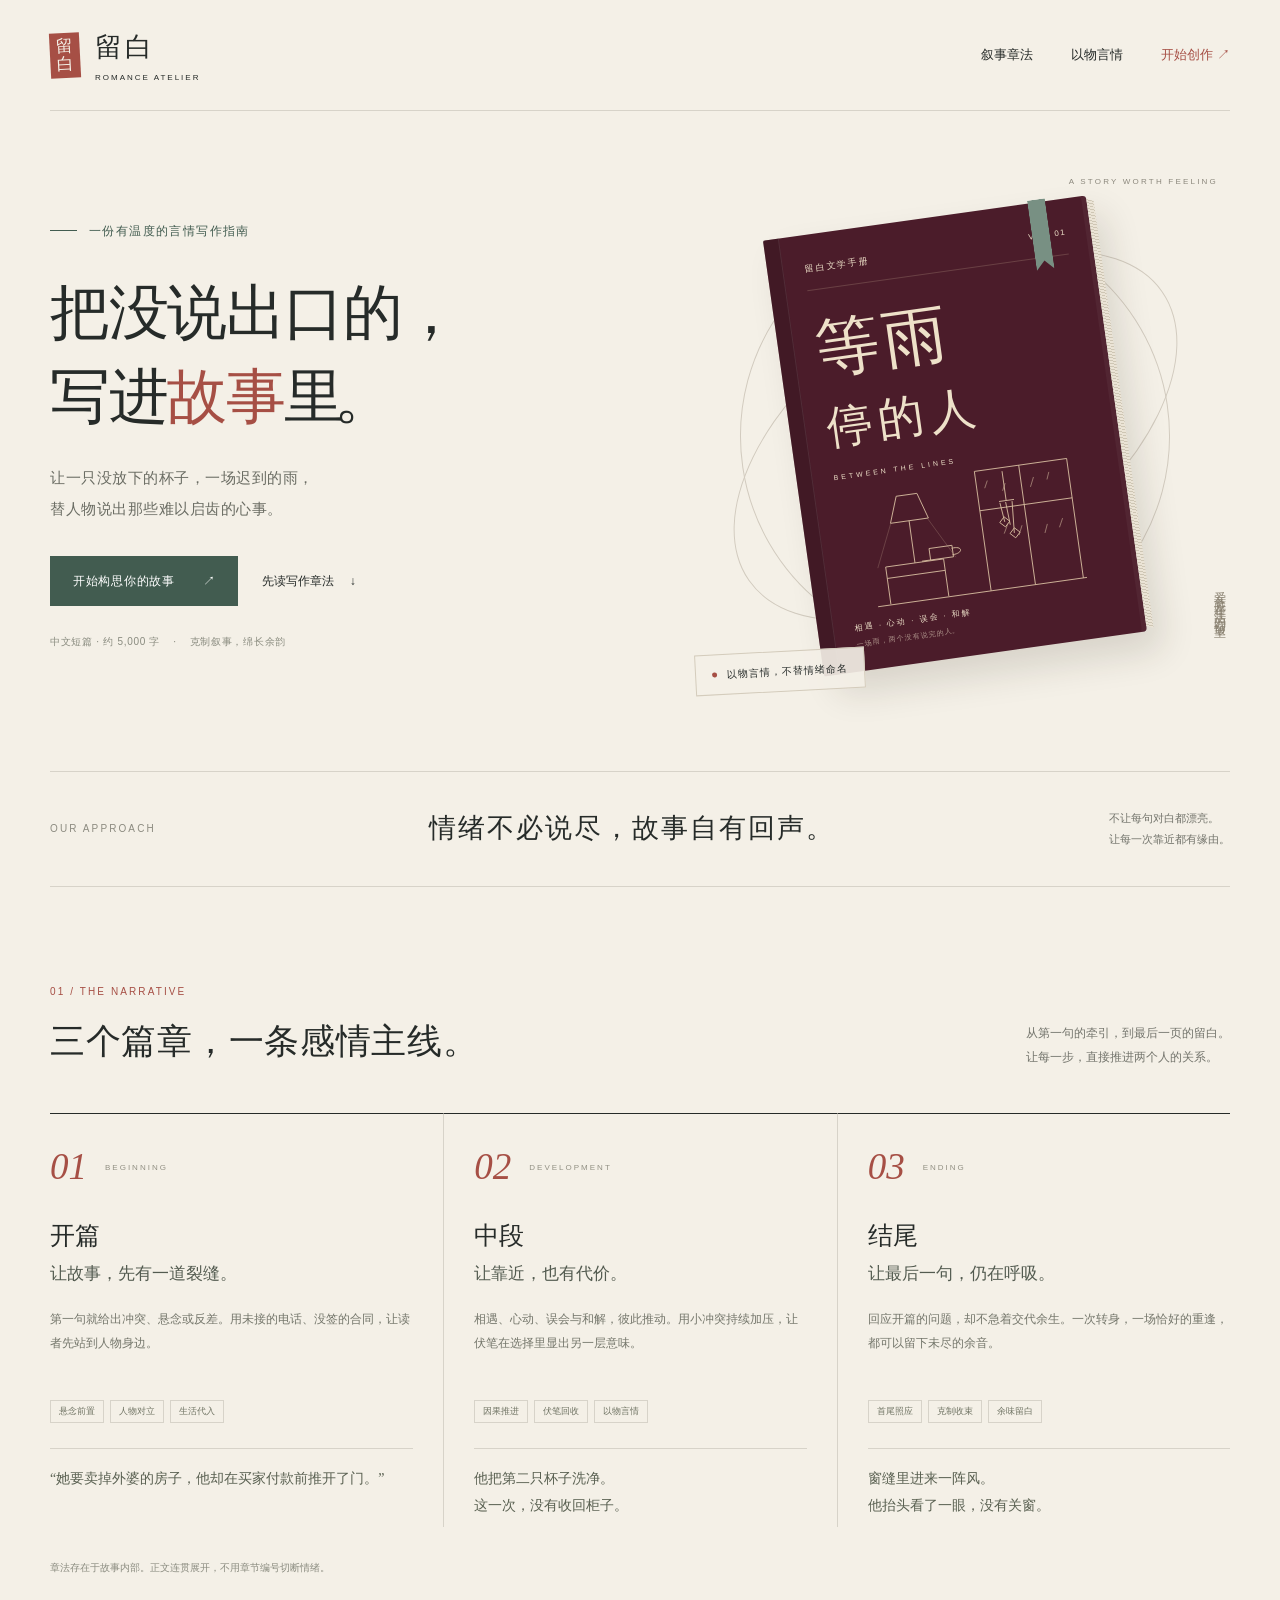
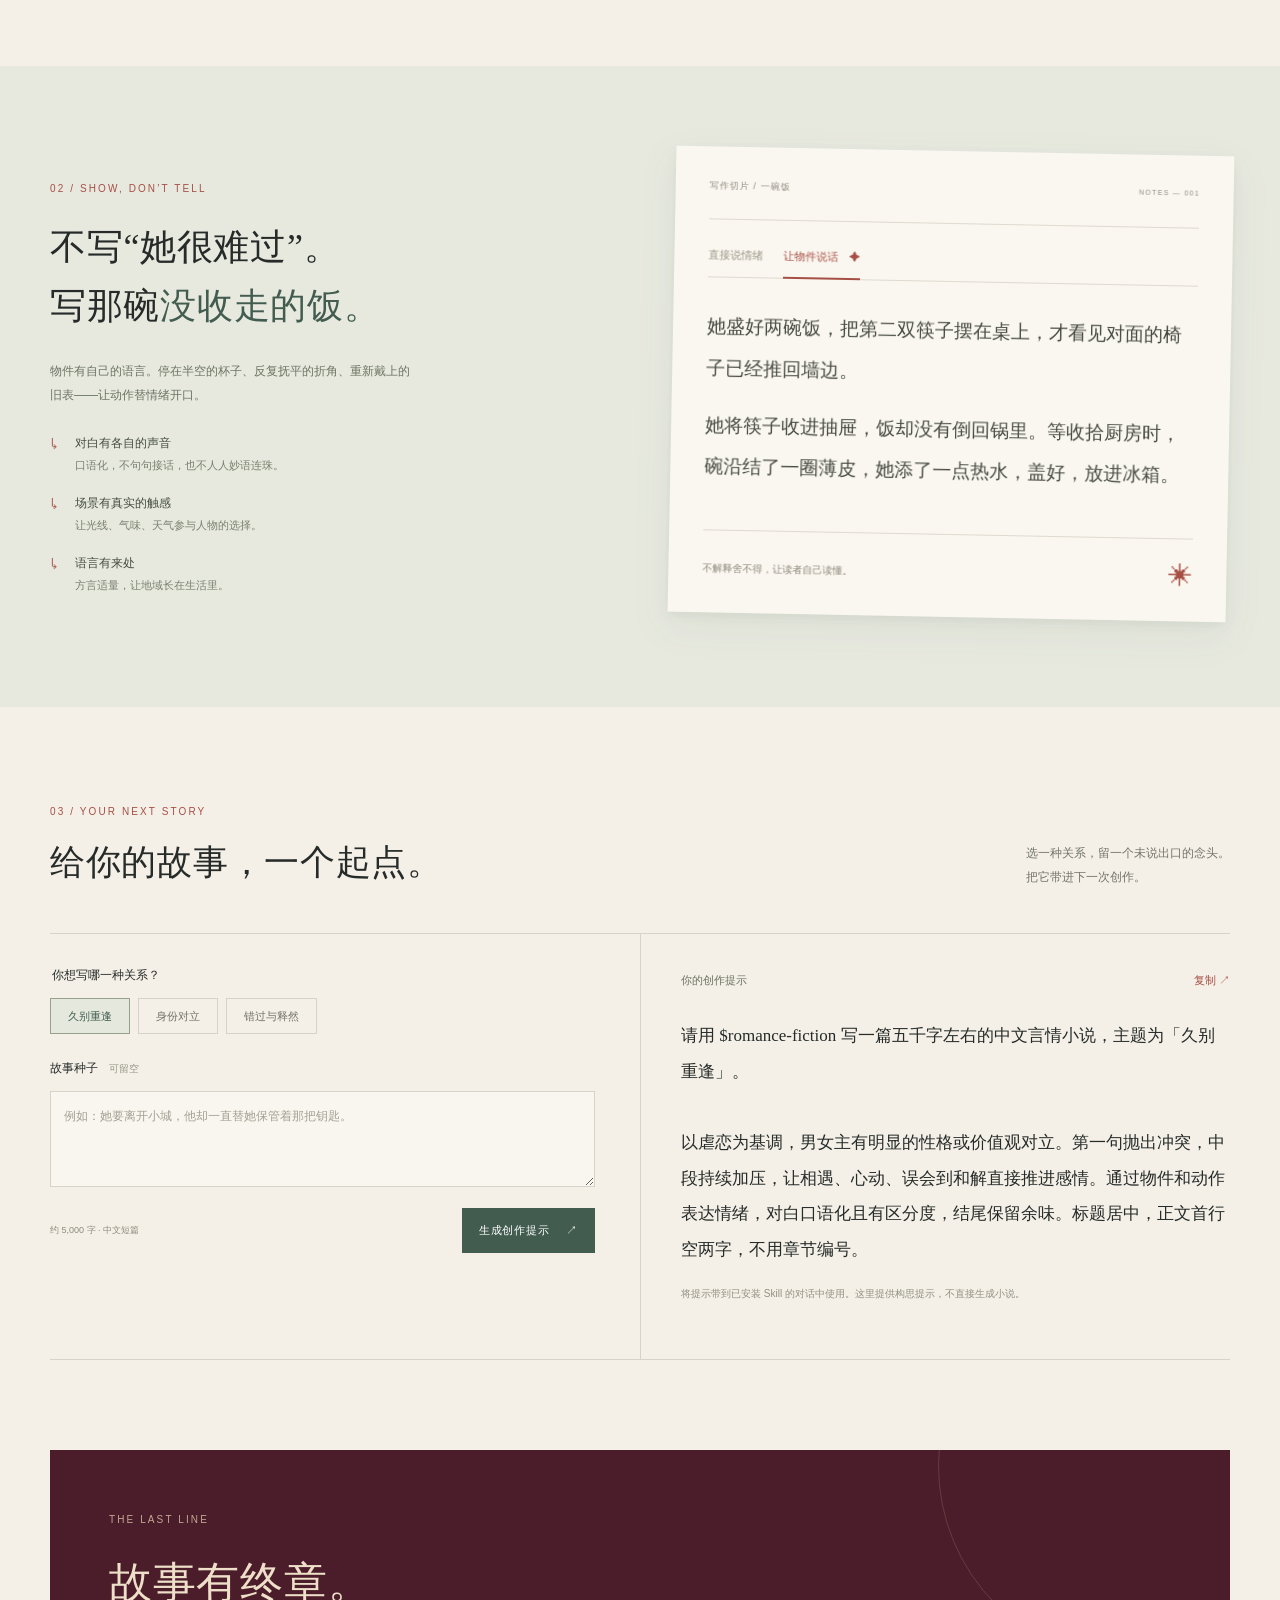
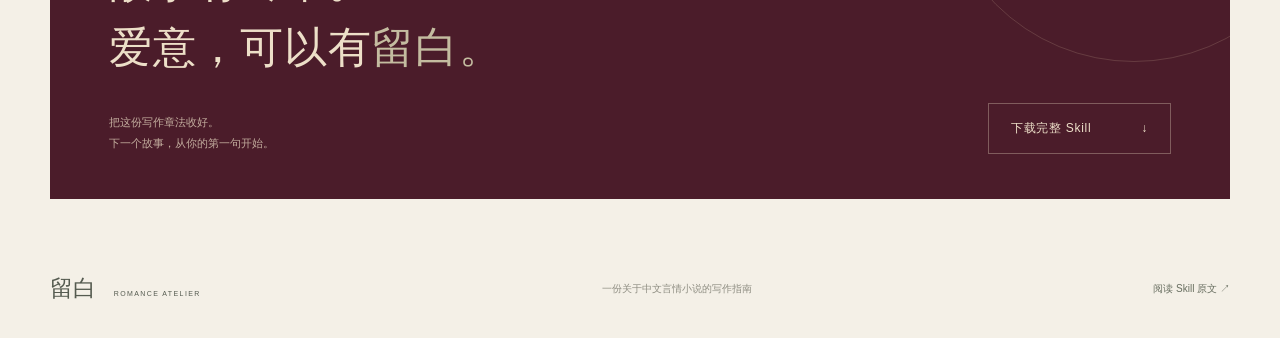
<file: website/index.html>
<!doctype html>
<html lang="zh-CN">
<head>
  <meta charset="utf-8"><meta name="viewport" content="width=device-width,initial-scale=1">
  <meta name="theme-color" content="#f4f0e7">
  <meta name="description" content="留白，一份关于中文言情小说的写作指南。从开篇的冲突，到中段的拉扯，再到结尾的余韵，让故事有自己的呼吸。">
  <title>留白 · 把没说出口的，写进故事里</title>
  <link rel="stylesheet" href="style.css">
</head>
<body>
<header class="header wrap">
  <a class="brand" href="#top" aria-label="留白 首页"><span class="seal">留<br>白</span><span class="brand-name">留白<span>ROMANCE ATELIER</span></span></a>
  <nav aria-label="主导航"><a href="#structure">叙事章法</a><a href="#craft">以物言情</a><a href="#begin">开始创作 <span aria-hidden="true">↗</span></a></nav>
</header>
<main id="top">
<section class="hero wrap" aria-labelledby="hero-title">
  <div class="hero-copy"><div class="eyebrow"><span class="tiny-line"></span> 一份有温度的言情写作指南</div>
  <h1 id="hero-title">把没说出口的，<br>写进<span class="accent">故事</span>里<span class="period">。</span></h1>
  <p class="intro">让一只没放下的杯子，一场迟到的雨，<br>替人物说出那些难以启齿的心事。</p>
  <div class="actions"><a class="button primary" href="#begin">开始构思你的故事 <span aria-hidden="true">↗</span></a><a class="quiet-link" href="#structure">先读写作章法 <span aria-hidden="true">↓</span></a></div>
  <div class="hero-note"><span>中文短篇 · 约 5,000 字</span><span class="dot">·</span><span>克制叙事，绵长余韵</span></div></div>
  <div class="hero-art" aria-label="暗朱红封面的文学书，封面绘有一盏台灯和窗前的风铃" role="img">
    <span class="orbit orbit-one"></span><span class="orbit orbit-two"></span><div class="art-caption">A STORY WORTH FEELING</div>
    <div class="book-shadow"></div><div class="book"><div class="book-spine"></div><div class="book-top">留白文学手册 <span>VOL. 01</span></div>
      <div class="book-title">等雨<br><span>停的人</span></div><div class="book-english">BETWEEN THE LINES</div>
      <svg class="book-illustration" viewBox="0 0 360 210" fill="none" xmlns="http://www.w3.org/2000/svg" aria-hidden="true"><g stroke="#d7bda0" stroke-width="1.2"><path d="M32 190H324M190 190V23H319V190M190 78H319M252 23V190"/><path d="M206 38l-5 10m29-3-5 10m45-13-6 13m28-17-4 10m-62 53-7 13m26-8-6 13m41-10-5 12m27-17-6 12" opacity=".6"/><path d="M50 189v-52h81v52M50 153h81m-40-16V78m-26 0h53l-11-36H78L65 78Z"/><path d="M65 79l-26 58m78-58 31 58" opacity=".25"/><path d="M101 136h44v-16h-32v16m31-12c16-2 16 9 0 9"/><path d="M228 28v41m-10 0h21m-20 2 3 27m14-27-3 44m-6-44 2 32m-14-5 7 7 7-7-7-7-7 7Zm12 17 7 7 7-7-7-7-7 7Z"/></g></svg>
      <div class="book-bottom">相遇 · 心动 · 误会 · 和解<span>一场雨，两个没有说完的人。</span></div><span class="bookmark"></span></div>
    <div class="side-writing">爱意藏在生活的褶皱里</div><div class="floating-label"><span class="label-dot"></span> 以物言情，不替情绪命名</div>
  </div>
</section>
<div class="statement wrap"><span class="section-kicker">OUR APPROACH</span><p>情绪不必说尽，<br class="mobile-break">故事自有回声。</p><span class="statement-small">不让每句对白都漂亮。<br>让每一次靠近都有缘由。</span></div>
<section id="structure" class="structure wrap section" aria-labelledby="structure-title">
  <div class="section-heading"><div><span class="section-kicker">01 / THE NARRATIVE</span><h2 id="structure-title">三个篇章，一条感情主线。</h2></div><p>从第一句的牵引，到最后一页的留白。<br>让每一步，直接推进两个人的关系。</p></div>
  <div class="chapters">
  <article class="chapter"><div class="chapter-number">01<span>BEGINNING</span></div><h3>开篇<span>让故事，先有一道裂缝。</span></h3><p>第一句就给出冲突、悬念或反差。用未接的电话、没签的合同，让读者先站到人物身边。</p><div class="chapter-tags"><span>悬念前置</span><span>人物对立</span><span>生活代入</span></div><blockquote>“她要卖掉外婆的房子，他却在买家付款前推开了门。”</blockquote></article>
  <article class="chapter"><div class="chapter-number">02<span>DEVELOPMENT</span></div><h3>中段<span>让靠近，也有代价。</span></h3><p>相遇、心动、误会与和解，彼此推动。用小冲突持续加压，让伏笔在选择里显出另一层意味。</p><div class="chapter-tags"><span>因果推进</span><span>伏笔回收</span><span>以物言情</span></div><blockquote>他把第二只杯子洗净。<br>这一次，没有收回柜子。</blockquote></article>
  <article class="chapter"><div class="chapter-number">03<span>ENDING</span></div><h3>结尾<span>让最后一句，仍在呼吸。</span></h3><p>回应开篇的问题，却不急着交代余生。一次转身，一场恰好的重逢，都可以留下未尽的余音。</p><div class="chapter-tags"><span>首尾照应</span><span>克制收束</span><span>余味留白</span></div><blockquote>窗缝里进来一阵风。<br>他抬头看了一眼，没有关窗。</blockquote></article>
  </div><p class="section-footnote">章法存在于故事内部。正文连贯展开，不用章节编号切断情绪。</p>
</section>
<section id="craft" class="craft" aria-labelledby="craft-title"><div class="wrap craft-grid">
  <div class="craft-copy"><span class="section-kicker">02 / SHOW, DON’T TELL</span><h2 id="craft-title">不写“她很难过”。<br>写那碗<span>没收走的饭。</span></h2><p>物件有自己的语言。停在半空的杯子、反复抚平的折角、重新戴上的旧表——让动作替情绪开口。</p><div class="craft-rules"><div><span>↳</span><p><strong>对白有各自的声音</strong>口语化，不句句接话，也不人人妙语连珠。</p></div><div><span>↳</span><p><strong>场景有真实的触感</strong>让光线、气味、天气参与人物的选择。</p></div><div><span>↳</span><p><strong>语言有来处</strong>方言适量，让地域长在生活里。</p></div></div></div>
  <div class="sample-paper"><div class="paper-top"><span>写作切片 / 一碗饭</span><span>NOTES — 001</span></div><div class="sample-tabs" role="tablist" aria-label="比较两种写法"><button type="button" role="tab" id="tab-tell" aria-controls="sample-text" aria-selected="false" data-mode="tell">直接说情绪</button><button type="button" role="tab" id="tab-show" aria-controls="sample-text" aria-selected="true" data-mode="show">让物件说话 <span aria-hidden="true">✦</span></button></div>
  <div id="sample-text" class="sample-text" role="tabpanel" aria-labelledby="tab-show" tabindex="0"><p>她盛好两碗饭，把第二双筷子摆在桌上，才看见对面的椅子已经推回墙边。</p><p>她将筷子收进抽屉，饭却没有倒回锅里。等收拾厨房时，碗沿结了一圈薄皮，她添了一点热水，盖好，放进冰箱。</p></div><div class="paper-bottom"><span id="sample-note">不解释舍不得，让读者自己读懂。</span><span class="paper-leaf" aria-hidden="true">✳</span></div></div>
</div></section>
<section id="begin" class="begin wrap section" aria-labelledby="begin-title"><div class="section-heading"><div><span class="section-kicker">03 / YOUR NEXT STORY</span><h2 id="begin-title">给你的故事，一个起点。</h2></div><p>选一种关系，留一个未说出口的念头。<br>把它带进下一次创作。</p></div>
<div class="prompt-grid"><form id="prompt-form"><fieldset><legend>你想写哪一种关系？</legend><div class="choices"><label><input type="radio" name="theme" value="久别重逢" checked><span>久别重逢</span></label><label><input type="radio" name="theme" value="身份对立"><span>身份对立</span></label><label><input type="radio" name="theme" value="错过与释然"><span>错过与释然</span></label></div></fieldset><label class="field-label" for="seed">故事种子 <span>可留空</span></label><textarea id="seed" rows="3" maxlength="400" placeholder="例如：她要离开小城，他却一直替她保管着那把钥匙。"></textarea><div class="form-bottom"><span>约 5,000 字 · 中文短篇</span><button type="submit" class="button primary">生成创作提示 <span aria-hidden="true">↗</span></button></div></form><div class="prompt-result"><div class="result-top"><span>你的创作提示</span><button id="copy-prompt" type="button">复制 <span aria-hidden="true">↗</span></button></div><p id="prompt-output"></p><p class="result-note">将提示带到已安装 Skill 的对话中使用。这里提供构思提示，不直接生成小说。</p><div id="copy-status" class="copy-status" role="status" aria-live="polite"></div></div></div></section>
<section class="closing wrap"><span class="section-kicker">THE LAST LINE</span><h2>故事有终章。<br>爱意，可以有<span>留白。</span></h2><div class="closing-bottom"><p>把这份写作章法收好。<br>下一个故事，从你的第一句开始。</p><a class="button outline" href="assets/romance-fiction.zip" download>下载完整 Skill <span aria-hidden="true">↓</span></a></div></section>
</main><footer class="wrap footer"><a class="footer-brand" href="#top">留白 <span>ROMANCE ATELIER</span></a><span>一份关于中文言情小说的写作指南</span><a href="assets/SKILL.md" download>阅读 Skill 原文 ↗</a></footer>
<script src="app.js"></script>
</body></html>
</file>
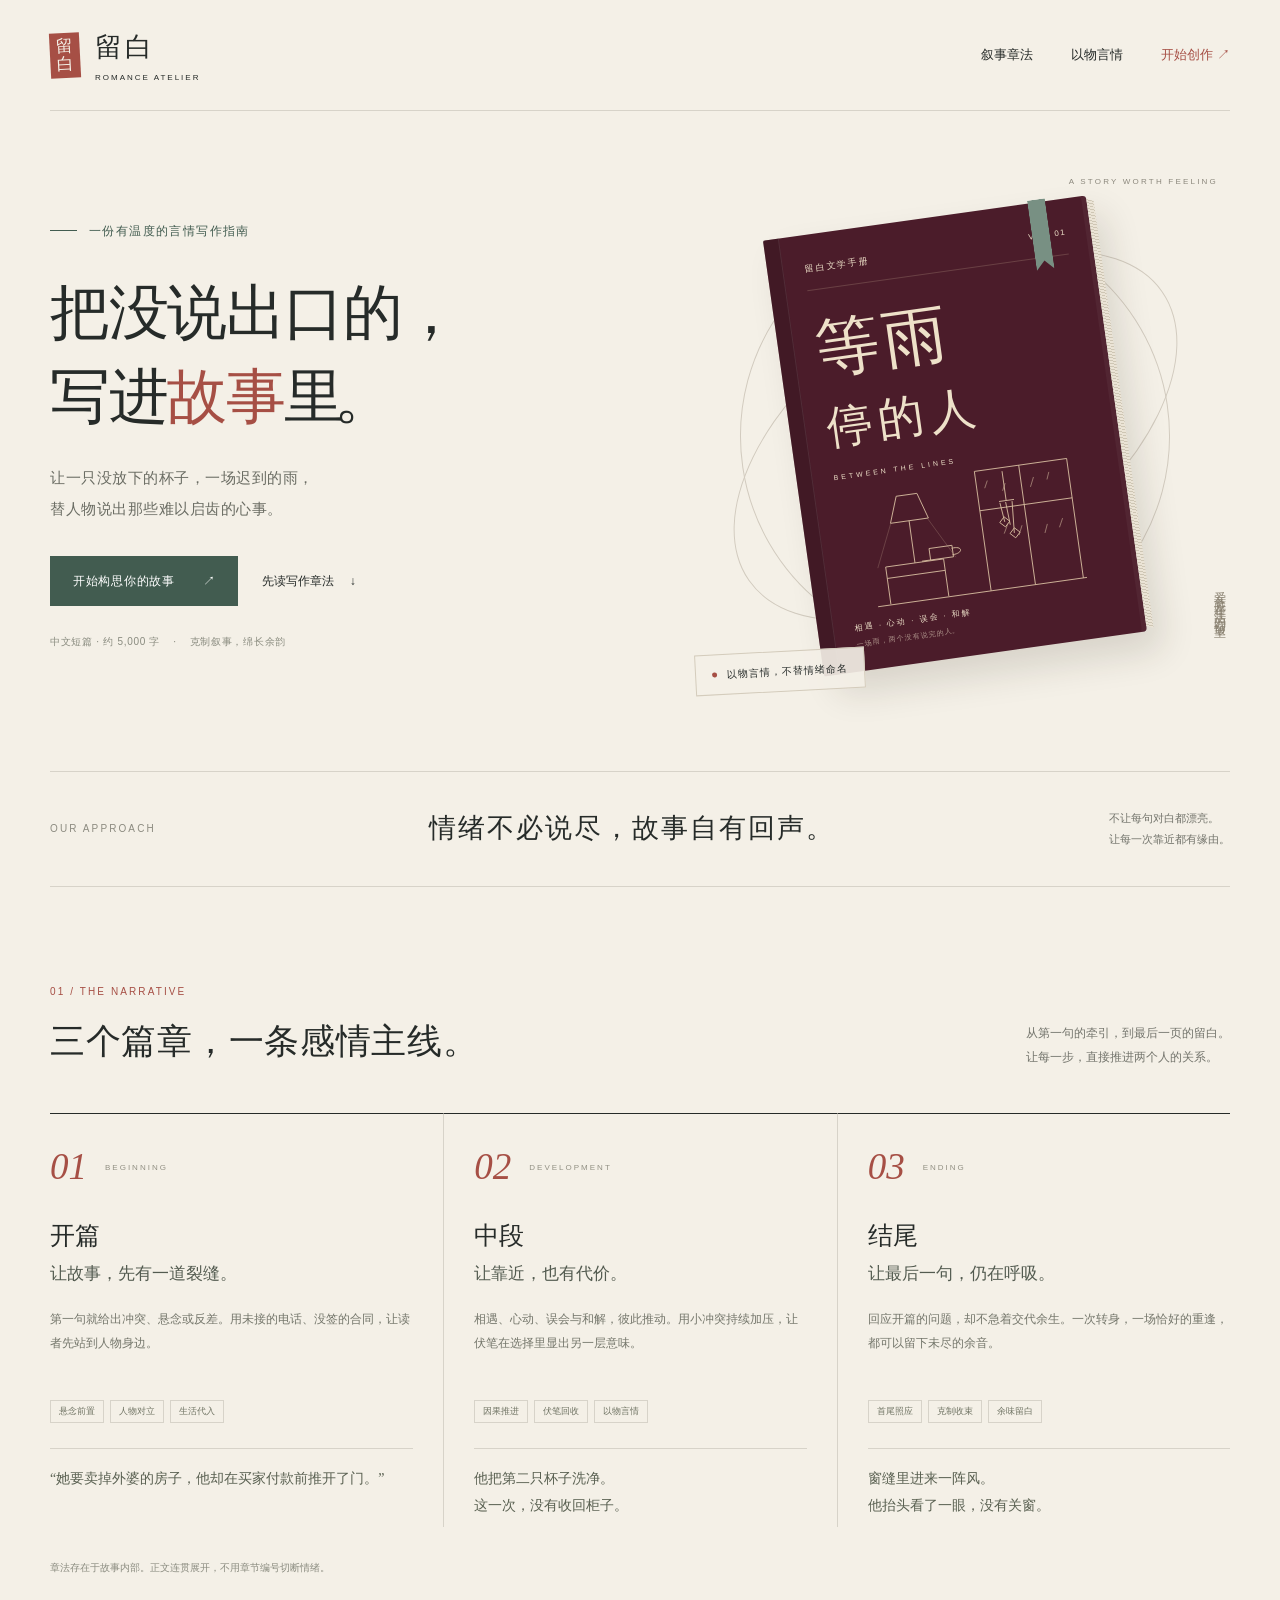
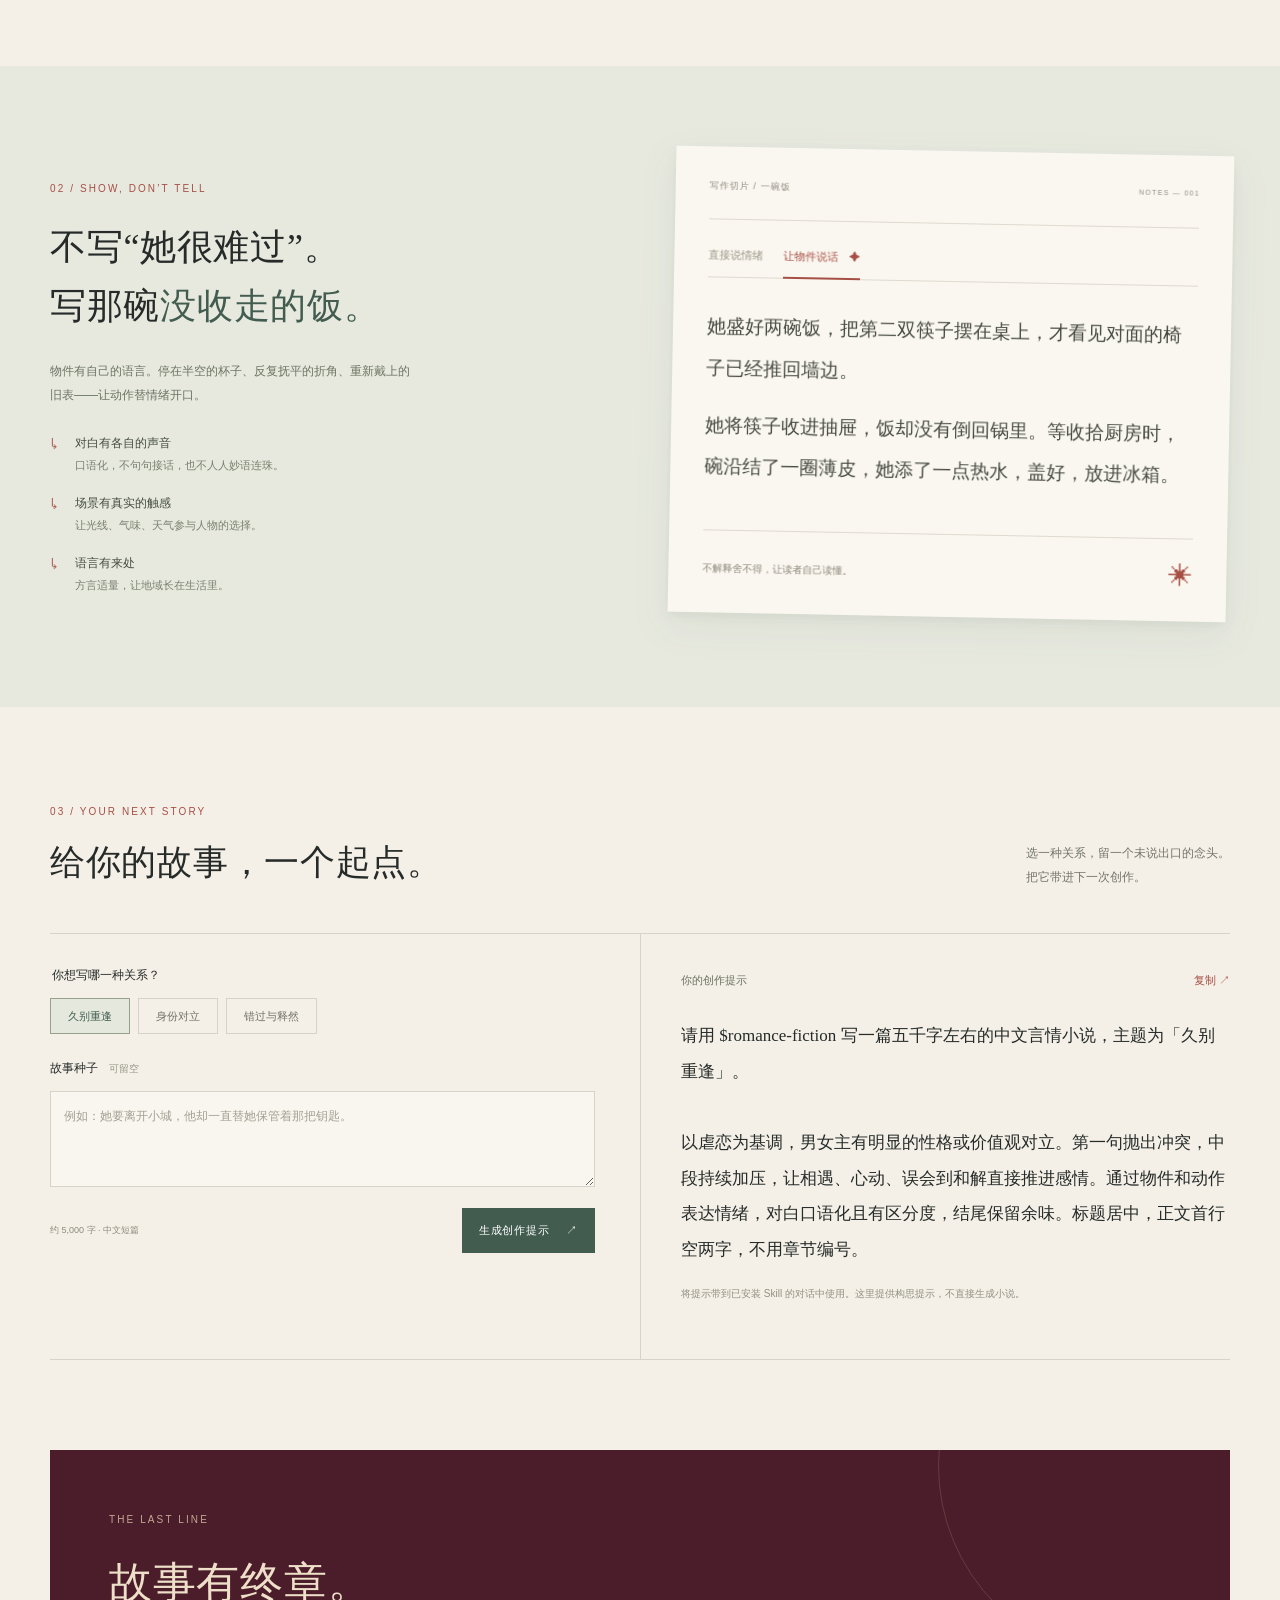
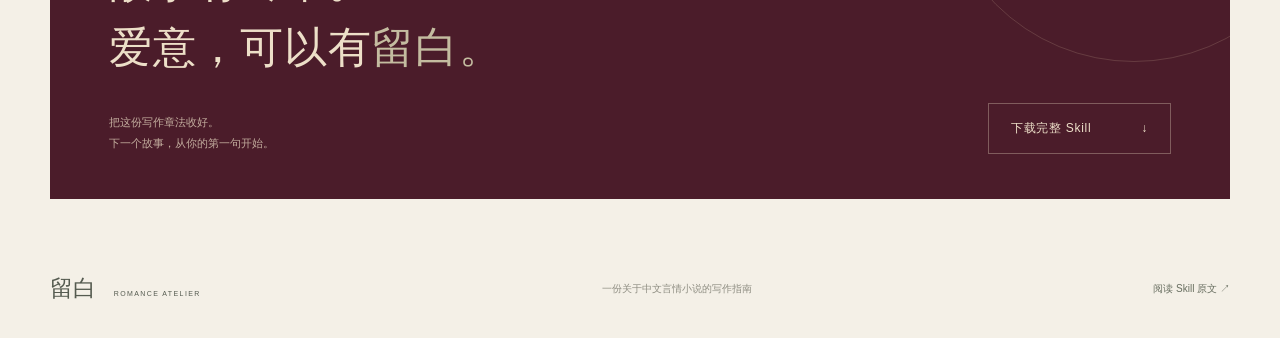
<file: offline/留白-离线版.html>
<!doctype html>
<html lang="zh-CN">
<head>
  <meta charset="utf-8"><meta name="viewport" content="width=device-width,initial-scale=1">
  <meta name="theme-color" content="#f4f0e7">
  <meta name="description" content="留白，一份关于中文言情小说的写作指南。从开篇的冲突，到中段的拉扯，再到结尾的余韵，让故事有自己的呼吸。">
  <title>留白 · 把没说出口的，写进故事里</title>
  <style>:root{--paper:#f4f0e7;--ink:#262b29;--muted:#73746c;--line:#d7d3c9;--red:#a64f45;--wine:#4b1c2a;--green:#425c50;--serif:"Songti SC","Noto Serif CJK SC","STSong",SimSun,serif;--sans:-apple-system,BlinkMacSystemFont,"PingFang SC","Microsoft YaHei",sans-serif}*{box-sizing:border-box}html{scroll-behavior:smooth;scroll-padding-top:35px}body{margin:0;background:var(--paper);color:var(--ink);font-family:var(--sans);font-size:15px;line-height:1.7}a{color:inherit;text-decoration:none}button,input,textarea{font:inherit}button,a,input,textarea{outline-offset:5px}button{cursor:pointer}::selection{background:#dcc0b2;color:var(--wine)}.wrap{width:min(1240px,calc(100% - 100px));margin:auto}.header{height:111px;display:flex;align-items:center;justify-content:space-between;border-bottom:1px solid var(--line)}.brand{display:flex;align-items:center;gap:15px}.seal{display:block;width:30px;line-height:1.05;background:var(--red);color:var(--paper);padding:5px 5px 4px;text-align:center;font-family:var(--serif);font-size:17px;transform:rotate(-3deg)}.brand-name{font-family:var(--serif);font-size:27px;letter-spacing:3px}.brand-name span{display:block;font-family:var(--sans);font-size:8px;letter-spacing:2px;margin-top:0}.header nav{display:flex;gap:38px;font-size:13px}.header nav a:last-child{color:var(--red)}.header nav a:hover,.quiet-link:hover{color:var(--red)}.hero{min-height:660px;display:grid;grid-template-columns:1.1fr 1fr;align-items:center;gap:25px;padding-top:24px;padding-bottom:35px}.eyebrow,.section-kicker{font-size:10px;letter-spacing:2.1px;font-weight:500}.eyebrow{display:flex;align-items:center;gap:12px;font-size:12px;letter-spacing:1.4px;color:var(--green)}.tiny-line{width:27px;height:1px;background:var(--green)}h1,h2,h3,p{margin:0}h1{font-family:var(--serif);font-size:clamp(39px,4.65vw,65px);font-weight:400;line-height:1.4;letter-spacing:-1.5px;margin:31px 0 23px;white-space:nowrap}.accent{color:var(--red)}.period{margin-left:-9px}.intro{font-size:15px;line-height:2.1;color:#6a6c63;letter-spacing:.5px}.actions{display:flex;align-items:center;gap:24px;margin-top:31px}.button{display:inline-flex;justify-content:center;align-items:center;gap:28px;padding:14px 22px;min-height:50px;border:1px solid transparent;font-size:12px;letter-spacing:.7px;transition:background .2s,transform .2s}.button:hover{transform:translateY(-2px)}.primary{background:var(--green);color:#fff}.primary:hover{background:#304739}.quiet-link{font-size:12px}.quiet-link span{margin-left:12px}.hero-note{display:flex;gap:13px;color:#898b7f;font-size:10px;letter-spacing:.7px;margin-top:27px}.hero-art{height:550px;position:relative;display:flex;align-items:center;justify-content:center;isolation:isolate}.orbit{position:absolute;border:1px solid #d2cbbf;border-radius:50%;z-index:-1;width:430px;height:430px;transform:rotate(-30deg)}.orbit-two{width:505px;height:280px;transform:rotate(-35deg)}.art-caption{position:absolute;top:14px;right:12px;color:#8c887d;font-size:8px;letter-spacing:2.2px}.book{position:relative;width:326px;height:440px;padding:27px 25px 24px 37px;background:var(--wine);color:#eee1c9;transform:rotate(-8deg);box-shadow:14px 20px 35px #2b261423,inset -5px 0 0 #ffffff0a;border-radius:2px 4px 4px 2px}.book:after{content:"";position:absolute;right:-7px;top:5px;bottom:4px;width:7px;background:repeating-linear-gradient(to bottom,#cec6b4 0 1px,#ebe4d6 1px 3px);z-index:-1;transform:skewY(22deg)}.book-spine{position:absolute;top:0;left:0;bottom:0;width:16px;background:#2d121d55;border-right:1px solid #ffffff16}.book-top{display:flex;justify-content:space-between;font-size:9px;letter-spacing:2px;border-bottom:1px solid #d7bda038;padding-bottom:13px}.book-top span{font-size:8px;letter-spacing:1.2px}.book-title{font-family:var(--serif);font-size:64px;line-height:1.12;letter-spacing:4px;padding-top:25px}.book-title span{font-size:46px;letter-spacing:6px}.book-english{font-size:7px;letter-spacing:3px;margin-top:14px}.book-illustration{position:absolute;width:260px;height:152px;bottom:47px;left:40px}.book-bottom{position:absolute;bottom:21px;font-size:8px;letter-spacing:2px}.book-bottom span{display:block;font-size:7px;letter-spacing:1px;opacity:.6;margin-top:4px}.bookmark{position:absolute;top:-3px;right:41px;background:#789083;width:18px;height:71px;clip-path:polygon(0 0,100% 0,100% 100%,50% 87%,0 100%)}.side-writing{writing-mode:vertical-rl;font-family:var(--serif);font-size:12px;letter-spacing:4px;position:absolute;right:0;bottom:89px;color:#8a8272}.floating-label{position:absolute;bottom:19px;left:15px;display:flex;align-items:center;gap:10px;border:1px solid #d4ccbc;background:#f4f0e7e8;padding:11px 16px;font-size:10px;letter-spacing:1px;transform:rotate(-3deg)}.label-dot{height:5px;width:5px;border-radius:100%;background:var(--red)}.statement{border-top:1px solid var(--line);border-bottom:1px solid var(--line);padding:34px 0;display:flex;align-items:center;justify-content:space-between;gap:25px}.statement .section-kicker{color:#8c8b80}.statement p{font-family:var(--serif);font-size:27px;letter-spacing:2px}.statement-small{font-size:11px;line-height:1.9;color:var(--muted)}.mobile-break{display:none}.section{padding:90px 0}.section-heading{display:flex;justify-content:space-between;align-items:end;margin-bottom:44px;gap:24px}.section-kicker{color:var(--red)}h2{font-family:var(--serif);font-size:35px;line-height:1.5;font-weight:400;letter-spacing:.7px;margin-top:14px}.section-heading>p{font-size:12px;color:var(--muted);line-height:2}.chapters{display:grid;grid-template-columns:repeat(3,1fr);gap:0}.chapter{padding:22px 30px 0 0;border-top:1px solid var(--ink)}.chapter+.chapter{border-left:1px solid var(--line);padding-left:30px}.chapter:last-child{padding-right:0}.chapter-number{display:flex;align-items:center;gap:18px;font-family:Georgia,serif;font-size:37px;font-style:italic;color:var(--red)}.chapter-number span{font-family:var(--sans);font-size:8px;letter-spacing:2px;font-style:normal;color:#929084}.chapter h3{font-family:var(--serif);font-size:25px;font-weight:400;margin-top:16px}.chapter h3 span{display:block;font-size:17px;color:#535b50;margin-top:3px}.chapter>p{font-size:12px;color:#74766b;line-height:2;margin-top:18px;min-height:73px}.chapter-tags{display:flex;gap:6px;margin:20px 0 25px;flex-wrap:wrap}.chapter-tags span{border:1px solid var(--line);padding:3px 8px;font-size:9px;color:#707464}.chapter blockquote{font-family:var(--serif);font-size:14px;line-height:1.9;margin:0;color:#596051;padding-top:17px;border-top:1px solid var(--line);min-height:79px}.section-footnote{margin-top:32px;font-size:10px;color:#8b8c80}.craft{background:#e7e9df;padding:85px 0 90px}.craft-grid{display:grid;grid-template-columns:1fr 1.04fr;gap:85px;align-items:center}.craft-copy h2{font-size:36px;line-height:1.65;margin:19px 0 22px}.craft-copy h2 span{color:var(--green)}.craft-copy>p{max-width:365px;font-size:12px;line-height:2;color:#6c7464}.craft-rules{margin-top:26px;display:grid;gap:18px}.craft-rules>div{display:flex;gap:17px}.craft-rules>div>span{color:var(--red)}.craft-rules p{font-size:11px;color:#78806f}.craft-rules strong{display:block;color:#454e40;font-weight:500;font-size:12px;margin-bottom:3px}.sample-paper{background:#faf7f0;padding:32px 34px 24px;box-shadow:10px 13px 0 #d5d7cb80;transform:rotate(1.1deg);position:relative}.sample-paper:after{content:"";position:absolute;right:0;top:0;border-left:23px solid #e8e2d5;border-top:23px solid #e7e9df}.paper-top{display:flex;justify-content:space-between;font-size:9px;color:#8d897e;letter-spacing:1px;padding-bottom:25px;border-bottom:1px solid #dfd9cf}.paper-top span:last-child{font-size:7px;letter-spacing:1.3px}.sample-tabs{display:flex;gap:20px;border-bottom:1px solid #dfd9cf;margin-top:14px}.sample-tabs button{border:0;background:transparent;padding:12px 0;color:#989486;font-size:11px;position:relative}.sample-tabs button[aria-selected=true]{color:var(--red)}.sample-tabs button[aria-selected=true]:after{content:"";position:absolute;left:0;right:0;bottom:-1px;background:var(--red);height:2px}.sample-tabs button span{margin-left:8px}.sample-text{font-family:var(--serif);font-size:19px;line-height:2.2;min-height:252px;padding:28px 0 20px;color:#464a40}.sample-text p+p{margin-top:15px}.paper-bottom{border-top:1px solid #dfd9cf;padding-top:17px;display:flex;align-items:center;justify-content:space-between;font-size:10px;color:#898478}.paper-leaf{font-size:24px;color:var(--red)}.prompt-grid{display:grid;grid-template-columns:1fr 1fr;border-top:1px solid var(--line);border-bottom:1px solid var(--line)}form{padding:31px 45px 32px 0}fieldset{padding:0;border:0;margin:0 0 24px}legend,.field-label{font-size:12px;margin-bottom:12px;display:block;font-weight:500}.choices{display:flex;gap:8px;flex-wrap:wrap}.choices label{cursor:pointer;position:relative}.choices input{position:absolute;opacity:0;inset:0}.choices span{display:block;border:1px solid var(--line);padding:8px 17px;font-size:11px;color:var(--muted);transition:.2s}.choices input:checked+span{background:#e4e8dd;border-color:#96a28b;color:var(--green)}.choices input:focus-visible+span{outline:2px solid var(--green);outline-offset:3px}.field-label span{margin-left:8px;color:#949488;font-size:10px;font-weight:400}textarea{display:block;width:100%;resize:vertical;min-height:95px;border:1px solid var(--line);background:#f9f6ef;border-radius:0;padding:13px;font-size:12px;line-height:1.9;color:var(--ink)}textarea::placeholder{color:#a3a094}.form-bottom{display:flex;align-items:center;justify-content:space-between;gap:10px;margin-top:21px}.form-bottom>span{font-size:9px;color:#8b8b7e}.form-bottom .button{padding:12px 16px;min-height:45px;gap:17px;font-size:11px}.prompt-result{border-left:1px solid var(--line);padding:32px 0 26px 40px}.result-top{display:flex;justify-content:space-between;align-items:center;font-size:11px;color:#6b7163}.result-top button{border:0;background:transparent;color:var(--red);font-size:11px;padding:5px 0 5px 15px}#prompt-output{font-family:var(--serif);font-size:17px;line-height:2.1;margin-top:23px;white-space:pre-wrap}.result-note{color:#909083;font-size:10px;line-height:1.8;margin-top:17px;max-width:390px}.copy-status{color:var(--green);font-size:11px;min-height:22px;margin-top:8px}.closing{background:var(--wine);color:#eddfc8;padding:55px 59px 45px;position:relative;margin-bottom:70px;overflow:hidden}.closing:after{content:"";position:absolute;width:390px;height:390px;right:-100px;top:-180px;border:1px solid #d7bda032;border-radius:50%;pointer-events:none}.closing .section-kicker{color:#c3a892}.closing h2{font-size:43px;line-height:1.5;margin-top:21px}.closing h2 span{color:#c4bca0}.closing-bottom{display:flex;align-items:end;justify-content:space-between;gap:20px;margin-top:23px}.closing-bottom p{font-size:11px;line-height:1.9;color:#c3ad9e}.outline{background:transparent;border-color:#c3ad9e70;color:#eddfc8;gap:50px}.outline:hover{background:#ffffff0b}.footer{padding:0 0 30px;display:flex;justify-content:space-between;align-items:center;color:#8e8d82;font-size:10px;gap:20px}.footer-brand{font-family:var(--serif);font-size:23px;color:#555b50}.footer-brand span{font-family:var(--sans);font-size:7px;letter-spacing:1.4px;margin-left:12px}.footer>a:last-child{color:#686e60}
@media(min-width:1450px){h1{font-size:66px}.hero{min-height:710px}}@media(max-width:1100px){.wrap{width:calc(100% - 64px)}.hero{grid-template-columns:1.15fr 1fr;min-height:590px;gap:0}.hero-art{height:480px}.book{width:280px;height:390px;padding-left:31px}.book-title{font-size:56px}.book-title span{font-size:40px}.book-illustration{width:226px;left:32px;bottom:46px}.orbit{width:340px;height:340px}.orbit-two{width:390px;height:240px}.side-writing{right:-5px;bottom:82px}.floating-label{left:-10px;font-size:9px}.actions{gap:15px}.button{padding:12px 17px;gap:20px}.craft-grid{gap:45px}.sample-paper{padding:25px}.sample-text{font-size:17px;min-height:265px}.chapter{padding-right:20px}.chapter+.chapter{padding-left:20px}.chapter h3 span{font-size:16px}.statement p{font-size:23px}.prompt-result{padding-left:28px}form{padding-right:28px}}
@media(max-width:760px){.wrap{width:calc(100% - 40px)}.header{height:86px}.header nav{gap:19px;font-size:11px}.header nav a:first-child{display:none}.brand-name{font-size:23px}.brand-name span{font-size:6px}.seal{width:26px;font-size:15px}.brand{gap:10px}.hero{display:flex;flex-direction:column;align-items:stretch;padding-top:43px;padding-bottom:20px;gap:18px}.eyebrow{font-size:10px}h1{font-size:clamp(32px,7.8vw,57px);letter-spacing:-1px;margin:23px 0 17px}.intro{font-size:13px}.actions{gap:21px;margin-top:25px}.hero-note{font-size:9px;gap:8px;margin-top:22px}.hero-art{height:430px;margin-top:12px}.book{width:273px;height:370px}.book-title{padding-top:20px;font-size:52px}.book-title span{font-size:37px}.book-illustration{width:219px;height:128px;bottom:44px}.book-top{font-size:8px}.book-bottom{font-size:7px}.orbit{width:325px;height:325px}.orbit-two{width:360px;height:226px}.art-caption{right:0;top:1px;font-size:7px}.side-writing{right:5px;font-size:10px;bottom:85px}.floating-label{left:12px;bottom:5px}.statement{padding:26px 0;gap:12px;flex-wrap:wrap}.statement .section-kicker{width:100%;font-size:8px}.statement p{font-size:22px;letter-spacing:1px}.statement-small{font-size:9px}.section{padding:61px 0}.section-heading{display:block;margin-bottom:30px}.section-heading>p{margin-top:16px;font-size:11px}h2{font-size:27px}.section-kicker{font-size:9px}.chapters{grid-template-columns:1fr}.chapter,.chapter+.chapter{border-left:0;padding:21px 0 29px;border-top:1px solid var(--line)}.chapter-number{font-size:32px}.chapter h3{margin-top:10px}.chapter h3 span{display:inline;margin-left:15px;font-size:16px}.chapter>p{min-height:0;max-width:440px;margin-top:13px}.chapter-tags{margin:16px 0}.chapter blockquote{min-height:0;font-size:14px;padding-top:14px}.section-footnote{margin-top:1px;font-size:9px}.craft{padding:58px 0 67px}.craft-grid{display:block}.craft-copy h2{font-size:29px}.craft-copy>p{max-width:100%}.craft-rules{margin-top:23px;gap:16px}.sample-paper{margin:35px 3px 0;padding:24px;transform:rotate(.7deg)}.sample-text{font-size:17px;min-height:260px}.prompt-grid{display:block}form{padding:25px 0}.prompt-result{border-left:0;border-top:1px solid var(--line);padding:24px 0 15px}#prompt-output{font-size:16px}.choices span{padding:7px 12px}.closing{padding:35px 26px;margin-bottom:40px}.closing h2{font-size:34px}.closing-bottom{align-items:start;flex-direction:column;gap:25px}.closing .button{gap:45px}.footer{flex-wrap:wrap;font-size:9px;padding-bottom:25px;gap:14px}.footer>span{order:3;width:100%}.footer-brand{font-size:21px}.footer-brand span{font-size:6px}}
/* A clipped paper silhouette keeps the folded corner and its shadow together. */
.sample-paper{background:transparent;box-shadow:none;isolation:isolate;filter:drop-shadow(0 3px 4px #343b2910) drop-shadow(0 13px 18px #343b2910)}
.sample-paper:before{content:"";position:absolute;inset:0;background:#faf7f0;clip-path:polygon(0 0,calc(100% - 23px) 0,100% 23px,100% 100%,0 100%);z-index:-1}
.sample-paper:after{width:23px;height:23px;right:0;top:0;border:0;background:linear-gradient(135deg,#e8e2d6,#ede7dc);clip-path:polygon(0 0,0 100%,100% 100%);z-index:-1}
@media(prefers-reduced-motion:reduce){html{scroll-behavior:auto}*{transition:none!important}}

@media(max-width:380px){.actions{gap:12px}.actions .button{font-size:10px;padding:12px 14px;gap:14px;white-space:nowrap}.quiet-link{font-size:10px;white-space:nowrap}.quiet-link span{margin-left:7px}.hero-art{height:385px}.book{transform:rotate(-8deg) scale(.85)}.orbit{width:260px;height:260px}.orbit-two{width:290px;height:205px}.floating-label{left:2px;font-size:8px}.side-writing{right:0;font-size:9px}.form-bottom{flex-wrap:wrap}}

/* Keep this writing sample as an unbroken sheet: no decorative folded corner. */
.sample-paper:before{clip-path:none}.sample-paper:after{display:none}
</style>
</head>
<body>
<header class="header wrap">
  <a class="brand" href="#top" aria-label="留白 首页"><span class="seal">留<br>白</span><span class="brand-name">留白<span>ROMANCE ATELIER</span></span></a>
  <nav aria-label="主导航"><a href="#structure">叙事章法</a><a href="#craft">以物言情</a><a href="#begin">开始创作 <span aria-hidden="true">↗</span></a></nav>
</header>
<main id="top">
<section class="hero wrap" aria-labelledby="hero-title">
  <div class="hero-copy"><div class="eyebrow"><span class="tiny-line"></span> 一份有温度的言情写作指南</div>
  <h1 id="hero-title">把没说出口的，<br>写进<span class="accent">故事</span>里<span class="period">。</span></h1>
  <p class="intro">让一只没放下的杯子，一场迟到的雨，<br>替人物说出那些难以启齿的心事。</p>
  <div class="actions"><a class="button primary" href="#begin">开始构思你的故事 <span aria-hidden="true">↗</span></a><a class="quiet-link" href="#structure">先读写作章法 <span aria-hidden="true">↓</span></a></div>
  <div class="hero-note"><span>中文短篇 · 约 5,000 字</span><span class="dot">·</span><span>克制叙事，绵长余韵</span></div></div>
  <div class="hero-art" aria-label="暗朱红封面的文学书，封面绘有一盏台灯和窗前的风铃" role="img">
    <span class="orbit orbit-one"></span><span class="orbit orbit-two"></span><div class="art-caption">A STORY WORTH FEELING</div>
    <div class="book-shadow"></div><div class="book"><div class="book-spine"></div><div class="book-top">留白文学手册 <span>VOL. 01</span></div>
      <div class="book-title">等雨<br><span>停的人</span></div><div class="book-english">BETWEEN THE LINES</div>
      <svg class="book-illustration" viewBox="0 0 360 210" fill="none" xmlns="http://www.w3.org/2000/svg" aria-hidden="true"><g stroke="#d7bda0" stroke-width="1.2"><path d="M32 190H324M190 190V23H319V190M190 78H319M252 23V190"/><path d="M206 38l-5 10m29-3-5 10m45-13-6 13m28-17-4 10m-62 53-7 13m26-8-6 13m41-10-5 12m27-17-6 12" opacity=".6"/><path d="M50 189v-52h81v52M50 153h81m-40-16V78m-26 0h53l-11-36H78L65 78Z"/><path d="M65 79l-26 58m78-58 31 58" opacity=".25"/><path d="M101 136h44v-16h-32v16m31-12c16-2 16 9 0 9"/><path d="M228 28v41m-10 0h21m-20 2 3 27m14-27-3 44m-6-44 2 32m-14-5 7 7 7-7-7-7-7 7Zm12 17 7 7 7-7-7-7-7 7Z"/></g></svg>
      <div class="book-bottom">相遇 · 心动 · 误会 · 和解<span>一场雨，两个没有说完的人。</span></div><span class="bookmark"></span></div>
    <div class="side-writing">爱意藏在生活的褶皱里</div><div class="floating-label"><span class="label-dot"></span> 以物言情，不替情绪命名</div>
  </div>
</section>
<div class="statement wrap"><span class="section-kicker">OUR APPROACH</span><p>情绪不必说尽，<br class="mobile-break">故事自有回声。</p><span class="statement-small">不让每句对白都漂亮。<br>让每一次靠近都有缘由。</span></div>
<section id="structure" class="structure wrap section" aria-labelledby="structure-title">
  <div class="section-heading"><div><span class="section-kicker">01 / THE NARRATIVE</span><h2 id="structure-title">三个篇章，一条感情主线。</h2></div><p>从第一句的牵引，到最后一页的留白。<br>让每一步，直接推进两个人的关系。</p></div>
  <div class="chapters">
  <article class="chapter"><div class="chapter-number">01<span>BEGINNING</span></div><h3>开篇<span>让故事，先有一道裂缝。</span></h3><p>第一句就给出冲突、悬念或反差。用未接的电话、没签的合同，让读者先站到人物身边。</p><div class="chapter-tags"><span>悬念前置</span><span>人物对立</span><span>生活代入</span></div><blockquote>“她要卖掉外婆的房子，他却在买家付款前推开了门。”</blockquote></article>
  <article class="chapter"><div class="chapter-number">02<span>DEVELOPMENT</span></div><h3>中段<span>让靠近，也有代价。</span></h3><p>相遇、心动、误会与和解，彼此推动。用小冲突持续加压，让伏笔在选择里显出另一层意味。</p><div class="chapter-tags"><span>因果推进</span><span>伏笔回收</span><span>以物言情</span></div><blockquote>他把第二只杯子洗净。<br>这一次，没有收回柜子。</blockquote></article>
  <article class="chapter"><div class="chapter-number">03<span>ENDING</span></div><h3>结尾<span>让最后一句，仍在呼吸。</span></h3><p>回应开篇的问题，却不急着交代余生。一次转身，一场恰好的重逢，都可以留下未尽的余音。</p><div class="chapter-tags"><span>首尾照应</span><span>克制收束</span><span>余味留白</span></div><blockquote>窗缝里进来一阵风。<br>他抬头看了一眼，没有关窗。</blockquote></article>
  </div><p class="section-footnote">章法存在于故事内部。正文连贯展开，不用章节编号切断情绪。</p>
</section>
<section id="craft" class="craft" aria-labelledby="craft-title"><div class="wrap craft-grid">
  <div class="craft-copy"><span class="section-kicker">02 / SHOW, DON’T TELL</span><h2 id="craft-title">不写“她很难过”。<br>写那碗<span>没收走的饭。</span></h2><p>物件有自己的语言。停在半空的杯子、反复抚平的折角、重新戴上的旧表——让动作替情绪开口。</p><div class="craft-rules"><div><span>↳</span><p><strong>对白有各自的声音</strong>口语化，不句句接话，也不人人妙语连珠。</p></div><div><span>↳</span><p><strong>场景有真实的触感</strong>让光线、气味、天气参与人物的选择。</p></div><div><span>↳</span><p><strong>语言有来处</strong>方言适量，让地域长在生活里。</p></div></div></div>
  <div class="sample-paper"><div class="paper-top"><span>写作切片 / 一碗饭</span><span>NOTES — 001</span></div><div class="sample-tabs" role="tablist" aria-label="比较两种写法"><button type="button" role="tab" id="tab-tell" aria-controls="sample-text" aria-selected="false" data-mode="tell">直接说情绪</button><button type="button" role="tab" id="tab-show" aria-controls="sample-text" aria-selected="true" data-mode="show">让物件说话 <span aria-hidden="true">✦</span></button></div>
  <div id="sample-text" class="sample-text" role="tabpanel" aria-labelledby="tab-show" tabindex="0"><p>她盛好两碗饭，把第二双筷子摆在桌上，才看见对面的椅子已经推回墙边。</p><p>她将筷子收进抽屉，饭却没有倒回锅里。等收拾厨房时，碗沿结了一圈薄皮，她添了一点热水，盖好，放进冰箱。</p></div><div class="paper-bottom"><span id="sample-note">不解释舍不得，让读者自己读懂。</span><span class="paper-leaf" aria-hidden="true">✳</span></div></div>
</div></section>
<section id="begin" class="begin wrap section" aria-labelledby="begin-title"><div class="section-heading"><div><span class="section-kicker">03 / YOUR NEXT STORY</span><h2 id="begin-title">给你的故事，一个起点。</h2></div><p>选一种关系，留一个未说出口的念头。<br>把它带进下一次创作。</p></div>
<div class="prompt-grid"><form id="prompt-form"><fieldset><legend>你想写哪一种关系？</legend><div class="choices"><label><input type="radio" name="theme" value="久别重逢" checked><span>久别重逢</span></label><label><input type="radio" name="theme" value="身份对立"><span>身份对立</span></label><label><input type="radio" name="theme" value="错过与释然"><span>错过与释然</span></label></div></fieldset><label class="field-label" for="seed">故事种子 <span>可留空</span></label><textarea id="seed" rows="3" maxlength="400" placeholder="例如：她要离开小城，他却一直替她保管着那把钥匙。"></textarea><div class="form-bottom"><span>约 5,000 字 · 中文短篇</span><button type="submit" class="button primary">生成创作提示 <span aria-hidden="true">↗</span></button></div></form><div class="prompt-result"><div class="result-top"><span>你的创作提示</span><button id="copy-prompt" type="button">复制 <span aria-hidden="true">↗</span></button></div><p id="prompt-output"></p><p class="result-note">将提示带到已安装 Skill 的对话中使用。这里提供构思提示，不直接生成小说。</p><div id="copy-status" class="copy-status" role="status" aria-live="polite"></div></div></div></section>
<section class="closing wrap"><span class="section-kicker">THE LAST LINE</span><h2>故事有终章。<br>爱意，可以有<span>留白。</span></h2><div class="closing-bottom"><p>把这份写作章法收好。<br>下一个故事，从你的第一句开始。</p><a class="button outline" href="[data-uri]" download="romance-fiction.zip">下载完整 Skill <span aria-hidden="true">↓</span></a></div></section>
</main><footer class="wrap footer"><a class="footer-brand" href="#top">留白 <span>ROMANCE ATELIER</span></a><span>一份关于中文言情小说的写作指南</span><a href="[data-uri]" download="SKILL.md">阅读 Skill 原文 ↗</a></footer>
<script>const samples={tell:{html:'<p>她很难过，仍然舍不得他离开。</p><p>独自吃饭时，她想起两人在一起的日子，心里充满了失落。</p>',note:'情绪被直接命名，读者还没来得及看见。'},show:{html:'<p>她盛好两碗饭，把第二双筷子摆在桌上，才看见对面的椅子已经推回墙边。</p><p>她将筷子收进抽屉，饭却没有倒回锅里。等收拾厨房时，碗沿结了一圈薄皮，她添了一点热水，盖好，放进冰箱。</p>',note:'不解释舍不得，让读者自己读懂。'}};
const tabs=[...document.querySelectorAll('[data-mode]')];
function selectTab(tab){tabs.forEach(t=>{const active=t===tab;t.setAttribute('aria-selected',String(active));t.tabIndex=active?0:-1;});const sample=samples[tab.dataset.mode];document.querySelector('#sample-text').innerHTML=sample.html;document.querySelector('#sample-text').setAttribute('aria-labelledby',tab.id);document.querySelector('#sample-note').textContent=sample.note;}
tabs.forEach((tab,index)=>{tab.tabIndex=tab.getAttribute('aria-selected')==='true'?0:-1;tab.addEventListener('click',()=>selectTab(tab));tab.addEventListener('keydown',event=>{if(['ArrowLeft','ArrowRight','Home','End'].includes(event.key)){event.preventDefault();const next=event.key==='Home'?tabs[0]:event.key==='End'?tabs.at(-1):tabs[(index+1)%tabs.length];selectTab(next);next.focus();}});});
const form=document.querySelector('#prompt-form');const output=document.querySelector('#prompt-output');const status=document.querySelector('#copy-status');
function updatePrompt(){const theme=new FormData(form).get('theme');const seed=document.querySelector('#seed').value.trim().replace(/[。！？.!?]+$/u,'');output.textContent=`请用 $romance-fiction 写一篇五千字左右的中文言情小说，主题为「${theme}」。${seed?'故事种子：'+seed+'。':''}\n\n以虐恋为基调，男女主有明显的性格或价值观对立。第一句抛出冲突，中段持续加压，让相遇、心动、误会到和解直接推进感情。通过物件和动作表达情绪，对白口语化且有区分度，结尾保留余味。标题居中，正文首行空两字，不用章节编号。`;status.textContent='';}
form.addEventListener('submit',event=>{event.preventDefault();updatePrompt();status.textContent='创作提示已更新。';});form.addEventListener('change',updatePrompt);updatePrompt();
document.querySelector('#copy-prompt').addEventListener('click',async()=>{try{await navigator.clipboard.writeText(output.textContent);status.textContent='已复制，可以带到下一次创作中。';}catch{const selection=window.getSelection();const range=document.createRange();range.selectNodeContents(output);selection.removeAllRanges();selection.addRange(range);status.textContent='已选中提示，请按 ⌘C 或 Ctrl+C 复制。';}});
</script>
</body></html>
</file>
<file: website/style.css>
:root{--paper:#f4f0e7;--ink:#262b29;--muted:#73746c;--line:#d7d3c9;--red:#a64f45;--wine:#4b1c2a;--green:#425c50;--serif:"Songti SC","Noto Serif CJK SC","STSong",SimSun,serif;--sans:-apple-system,BlinkMacSystemFont,"PingFang SC","Microsoft YaHei",sans-serif}*{box-sizing:border-box}html{scroll-behavior:smooth;scroll-padding-top:35px}body{margin:0;background:var(--paper);color:var(--ink);font-family:var(--sans);font-size:15px;line-height:1.7}a{color:inherit;text-decoration:none}button,input,textarea{font:inherit}button,a,input,textarea{outline-offset:5px}button{cursor:pointer}::selection{background:#dcc0b2;color:var(--wine)}.wrap{width:min(1240px,calc(100% - 100px));margin:auto}.header{height:111px;display:flex;align-items:center;justify-content:space-between;border-bottom:1px solid var(--line)}.brand{display:flex;align-items:center;gap:15px}.seal{display:block;width:30px;line-height:1.05;background:var(--red);color:var(--paper);padding:5px 5px 4px;text-align:center;font-family:var(--serif);font-size:17px;transform:rotate(-3deg)}.brand-name{font-family:var(--serif);font-size:27px;letter-spacing:3px}.brand-name span{display:block;font-family:var(--sans);font-size:8px;letter-spacing:2px;margin-top:0}.header nav{display:flex;gap:38px;font-size:13px}.header nav a:last-child{color:var(--red)}.header nav a:hover,.quiet-link:hover{color:var(--red)}.hero{min-height:660px;display:grid;grid-template-columns:1.1fr 1fr;align-items:center;gap:25px;padding-top:24px;padding-bottom:35px}.eyebrow,.section-kicker{font-size:10px;letter-spacing:2.1px;font-weight:500}.eyebrow{display:flex;align-items:center;gap:12px;font-size:12px;letter-spacing:1.4px;color:var(--green)}.tiny-line{width:27px;height:1px;background:var(--green)}h1,h2,h3,p{margin:0}h1{font-family:var(--serif);font-size:clamp(39px,4.65vw,65px);font-weight:400;line-height:1.4;letter-spacing:-1.5px;margin:31px 0 23px;white-space:nowrap}.accent{color:var(--red)}.period{margin-left:-9px}.intro{font-size:15px;line-height:2.1;color:#6a6c63;letter-spacing:.5px}.actions{display:flex;align-items:center;gap:24px;margin-top:31px}.button{display:inline-flex;justify-content:center;align-items:center;gap:28px;padding:14px 22px;min-height:50px;border:1px solid transparent;font-size:12px;letter-spacing:.7px;transition:background .2s,transform .2s}.button:hover{transform:translateY(-2px)}.primary{background:var(--green);color:#fff}.primary:hover{background:#304739}.quiet-link{font-size:12px}.quiet-link span{margin-left:12px}.hero-note{display:flex;gap:13px;color:#898b7f;font-size:10px;letter-spacing:.7px;margin-top:27px}.hero-art{height:550px;position:relative;display:flex;align-items:center;justify-content:center;isolation:isolate}.orbit{position:absolute;border:1px solid #d2cbbf;border-radius:50%;z-index:-1;width:430px;height:430px;transform:rotate(-30deg)}.orbit-two{width:505px;height:280px;transform:rotate(-35deg)}.art-caption{position:absolute;top:14px;right:12px;color:#8c887d;font-size:8px;letter-spacing:2.2px}.book{position:relative;width:326px;height:440px;padding:27px 25px 24px 37px;background:var(--wine);color:#eee1c9;transform:rotate(-8deg);box-shadow:14px 20px 35px #2b261423,inset -5px 0 0 #ffffff0a;border-radius:2px 4px 4px 2px}.book:after{content:"";position:absolute;right:-7px;top:5px;bottom:4px;width:7px;background:repeating-linear-gradient(to bottom,#cec6b4 0 1px,#ebe4d6 1px 3px);z-index:-1;transform:skewY(22deg)}.book-spine{position:absolute;top:0;left:0;bottom:0;width:16px;background:#2d121d55;border-right:1px solid #ffffff16}.book-top{display:flex;justify-content:space-between;font-size:9px;letter-spacing:2px;border-bottom:1px solid #d7bda038;padding-bottom:13px}.book-top span{font-size:8px;letter-spacing:1.2px}.book-title{font-family:var(--serif);font-size:64px;line-height:1.12;letter-spacing:4px;padding-top:25px}.book-title span{font-size:46px;letter-spacing:6px}.book-english{font-size:7px;letter-spacing:3px;margin-top:14px}.book-illustration{position:absolute;width:260px;height:152px;bottom:47px;left:40px}.book-bottom{position:absolute;bottom:21px;font-size:8px;letter-spacing:2px}.book-bottom span{display:block;font-size:7px;letter-spacing:1px;opacity:.6;margin-top:4px}.bookmark{position:absolute;top:-3px;right:41px;background:#789083;width:18px;height:71px;clip-path:polygon(0 0,100% 0,100% 100%,50% 87%,0 100%)}.side-writing{writing-mode:vertical-rl;font-family:var(--serif);font-size:12px;letter-spacing:4px;position:absolute;right:0;bottom:89px;color:#8a8272}.floating-label{position:absolute;bottom:19px;left:15px;display:flex;align-items:center;gap:10px;border:1px solid #d4ccbc;background:#f4f0e7e8;padding:11px 16px;font-size:10px;letter-spacing:1px;transform:rotate(-3deg)}.label-dot{height:5px;width:5px;border-radius:100%;background:var(--red)}.statement{border-top:1px solid var(--line);border-bottom:1px solid var(--line);padding:34px 0;display:flex;align-items:center;justify-content:space-between;gap:25px}.statement .section-kicker{color:#8c8b80}.statement p{font-family:var(--serif);font-size:27px;letter-spacing:2px}.statement-small{font-size:11px;line-height:1.9;color:var(--muted)}.mobile-break{display:none}.section{padding:90px 0}.section-heading{display:flex;justify-content:space-between;align-items:end;margin-bottom:44px;gap:24px}.section-kicker{color:var(--red)}h2{font-family:var(--serif);font-size:35px;line-height:1.5;font-weight:400;letter-spacing:.7px;margin-top:14px}.section-heading>p{font-size:12px;color:var(--muted);line-height:2}.chapters{display:grid;grid-template-columns:repeat(3,1fr);gap:0}.chapter{padding:22px 30px 0 0;border-top:1px solid var(--ink)}.chapter+.chapter{border-left:1px solid var(--line);padding-left:30px}.chapter:last-child{padding-right:0}.chapter-number{display:flex;align-items:center;gap:18px;font-family:Georgia,serif;font-size:37px;font-style:italic;color:var(--red)}.chapter-number span{font-family:var(--sans);font-size:8px;letter-spacing:2px;font-style:normal;color:#929084}.chapter h3{font-family:var(--serif);font-size:25px;font-weight:400;margin-top:16px}.chapter h3 span{display:block;font-size:17px;color:#535b50;margin-top:3px}.chapter>p{font-size:12px;color:#74766b;line-height:2;margin-top:18px;min-height:73px}.chapter-tags{display:flex;gap:6px;margin:20px 0 25px;flex-wrap:wrap}.chapter-tags span{border:1px solid var(--line);padding:3px 8px;font-size:9px;color:#707464}.chapter blockquote{font-family:var(--serif);font-size:14px;line-height:1.9;margin:0;color:#596051;padding-top:17px;border-top:1px solid var(--line);min-height:79px}.section-footnote{margin-top:32px;font-size:10px;color:#8b8c80}.craft{background:#e7e9df;padding:85px 0 90px}.craft-grid{display:grid;grid-template-columns:1fr 1.04fr;gap:85px;align-items:center}.craft-copy h2{font-size:36px;line-height:1.65;margin:19px 0 22px}.craft-copy h2 span{color:var(--green)}.craft-copy>p{max-width:365px;font-size:12px;line-height:2;color:#6c7464}.craft-rules{margin-top:26px;display:grid;gap:18px}.craft-rules>div{display:flex;gap:17px}.craft-rules>div>span{color:var(--red)}.craft-rules p{font-size:11px;color:#78806f}.craft-rules strong{display:block;color:#454e40;font-weight:500;font-size:12px;margin-bottom:3px}.sample-paper{background:#faf7f0;padding:32px 34px 24px;box-shadow:10px 13px 0 #d5d7cb80;transform:rotate(1.1deg);position:relative}.sample-paper:after{content:"";position:absolute;right:0;top:0;border-left:23px solid #e8e2d5;border-top:23px solid #e7e9df}.paper-top{display:flex;justify-content:space-between;font-size:9px;color:#8d897e;letter-spacing:1px;padding-bottom:25px;border-bottom:1px solid #dfd9cf}.paper-top span:last-child{font-size:7px;letter-spacing:1.3px}.sample-tabs{display:flex;gap:20px;border-bottom:1px solid #dfd9cf;margin-top:14px}.sample-tabs button{border:0;background:transparent;padding:12px 0;color:#989486;font-size:11px;position:relative}.sample-tabs button[aria-selected=true]{color:var(--red)}.sample-tabs button[aria-selected=true]:after{content:"";position:absolute;left:0;right:0;bottom:-1px;background:var(--red);height:2px}.sample-tabs button span{margin-left:8px}.sample-text{font-family:var(--serif);font-size:19px;line-height:2.2;min-height:252px;padding:28px 0 20px;color:#464a40}.sample-text p+p{margin-top:15px}.paper-bottom{border-top:1px solid #dfd9cf;padding-top:17px;display:flex;align-items:center;justify-content:space-between;font-size:10px;color:#898478}.paper-leaf{font-size:24px;color:var(--red)}.prompt-grid{display:grid;grid-template-columns:1fr 1fr;border-top:1px solid var(--line);border-bottom:1px solid var(--line)}form{padding:31px 45px 32px 0}fieldset{padding:0;border:0;margin:0 0 24px}legend,.field-label{font-size:12px;margin-bottom:12px;display:block;font-weight:500}.choices{display:flex;gap:8px;flex-wrap:wrap}.choices label{cursor:pointer;position:relative}.choices input{position:absolute;opacity:0;inset:0}.choices span{display:block;border:1px solid var(--line);padding:8px 17px;font-size:11px;color:var(--muted);transition:.2s}.choices input:checked+span{background:#e4e8dd;border-color:#96a28b;color:var(--green)}.choices input:focus-visible+span{outline:2px solid var(--green);outline-offset:3px}.field-label span{margin-left:8px;color:#949488;font-size:10px;font-weight:400}textarea{display:block;width:100%;resize:vertical;min-height:95px;border:1px solid var(--line);background:#f9f6ef;border-radius:0;padding:13px;font-size:12px;line-height:1.9;color:var(--ink)}textarea::placeholder{color:#a3a094}.form-bottom{display:flex;align-items:center;justify-content:space-between;gap:10px;margin-top:21px}.form-bottom>span{font-size:9px;color:#8b8b7e}.form-bottom .button{padding:12px 16px;min-height:45px;gap:17px;font-size:11px}.prompt-result{border-left:1px solid var(--line);padding:32px 0 26px 40px}.result-top{display:flex;justify-content:space-between;align-items:center;font-size:11px;color:#6b7163}.result-top button{border:0;background:transparent;color:var(--red);font-size:11px;padding:5px 0 5px 15px}#prompt-output{font-family:var(--serif);font-size:17px;line-height:2.1;margin-top:23px;white-space:pre-wrap}.result-note{color:#909083;font-size:10px;line-height:1.8;margin-top:17px;max-width:390px}.copy-status{color:var(--green);font-size:11px;min-height:22px;margin-top:8px}.closing{background:var(--wine);color:#eddfc8;padding:55px 59px 45px;position:relative;margin-bottom:70px;overflow:hidden}.closing:after{content:"";position:absolute;width:390px;height:390px;right:-100px;top:-180px;border:1px solid #d7bda032;border-radius:50%;pointer-events:none}.closing .section-kicker{color:#c3a892}.closing h2{font-size:43px;line-height:1.5;margin-top:21px}.closing h2 span{color:#c4bca0}.closing-bottom{display:flex;align-items:end;justify-content:space-between;gap:20px;margin-top:23px}.closing-bottom p{font-size:11px;line-height:1.9;color:#c3ad9e}.outline{background:transparent;border-color:#c3ad9e70;color:#eddfc8;gap:50px}.outline:hover{background:#ffffff0b}.footer{padding:0 0 30px;display:flex;justify-content:space-between;align-items:center;color:#8e8d82;font-size:10px;gap:20px}.footer-brand{font-family:var(--serif);font-size:23px;color:#555b50}.footer-brand span{font-family:var(--sans);font-size:7px;letter-spacing:1.4px;margin-left:12px}.footer>a:last-child{color:#686e60}
@media(min-width:1450px){h1{font-size:66px}.hero{min-height:710px}}@media(max-width:1100px){.wrap{width:calc(100% - 64px)}.hero{grid-template-columns:1.15fr 1fr;min-height:590px;gap:0}.hero-art{height:480px}.book{width:280px;height:390px;padding-left:31px}.book-title{font-size:56px}.book-title span{font-size:40px}.book-illustration{width:226px;left:32px;bottom:46px}.orbit{width:340px;height:340px}.orbit-two{width:390px;height:240px}.side-writing{right:-5px;bottom:82px}.floating-label{left:-10px;font-size:9px}.actions{gap:15px}.button{padding:12px 17px;gap:20px}.craft-grid{gap:45px}.sample-paper{padding:25px}.sample-text{font-size:17px;min-height:265px}.chapter{padding-right:20px}.chapter+.chapter{padding-left:20px}.chapter h3 span{font-size:16px}.statement p{font-size:23px}.prompt-result{padding-left:28px}form{padding-right:28px}}
@media(max-width:760px){.wrap{width:calc(100% - 40px)}.header{height:86px}.header nav{gap:19px;font-size:11px}.header nav a:first-child{display:none}.brand-name{font-size:23px}.brand-name span{font-size:6px}.seal{width:26px;font-size:15px}.brand{gap:10px}.hero{display:flex;flex-direction:column;align-items:stretch;padding-top:43px;padding-bottom:20px;gap:18px}.eyebrow{font-size:10px}h1{font-size:clamp(32px,7.8vw,57px);letter-spacing:-1px;margin:23px 0 17px}.intro{font-size:13px}.actions{gap:21px;margin-top:25px}.hero-note{font-size:9px;gap:8px;margin-top:22px}.hero-art{height:430px;margin-top:12px}.book{width:273px;height:370px}.book-title{padding-top:20px;font-size:52px}.book-title span{font-size:37px}.book-illustration{width:219px;height:128px;bottom:44px}.book-top{font-size:8px}.book-bottom{font-size:7px}.orbit{width:325px;height:325px}.orbit-two{width:360px;height:226px}.art-caption{right:0;top:1px;font-size:7px}.side-writing{right:5px;font-size:10px;bottom:85px}.floating-label{left:12px;bottom:5px}.statement{padding:26px 0;gap:12px;flex-wrap:wrap}.statement .section-kicker{width:100%;font-size:8px}.statement p{font-size:22px;letter-spacing:1px}.statement-small{font-size:9px}.section{padding:61px 0}.section-heading{display:block;margin-bottom:30px}.section-heading>p{margin-top:16px;font-size:11px}h2{font-size:27px}.section-kicker{font-size:9px}.chapters{grid-template-columns:1fr}.chapter,.chapter+.chapter{border-left:0;padding:21px 0 29px;border-top:1px solid var(--line)}.chapter-number{font-size:32px}.chapter h3{margin-top:10px}.chapter h3 span{display:inline;margin-left:15px;font-size:16px}.chapter>p{min-height:0;max-width:440px;margin-top:13px}.chapter-tags{margin:16px 0}.chapter blockquote{min-height:0;font-size:14px;padding-top:14px}.section-footnote{margin-top:1px;font-size:9px}.craft{padding:58px 0 67px}.craft-grid{display:block}.craft-copy h2{font-size:29px}.craft-copy>p{max-width:100%}.craft-rules{margin-top:23px;gap:16px}.sample-paper{margin:35px 3px 0;padding:24px;transform:rotate(.7deg)}.sample-text{font-size:17px;min-height:260px}.prompt-grid{display:block}form{padding:25px 0}.prompt-result{border-left:0;border-top:1px solid var(--line);padding:24px 0 15px}#prompt-output{font-size:16px}.choices span{padding:7px 12px}.closing{padding:35px 26px;margin-bottom:40px}.closing h2{font-size:34px}.closing-bottom{align-items:start;flex-direction:column;gap:25px}.closing .button{gap:45px}.footer{flex-wrap:wrap;font-size:9px;padding-bottom:25px;gap:14px}.footer>span{order:3;width:100%}.footer-brand{font-size:21px}.footer-brand span{font-size:6px}}
/* A clipped paper silhouette keeps the folded corner and its shadow together. */
.sample-paper{background:transparent;box-shadow:none;isolation:isolate;filter:drop-shadow(0 3px 4px #343b2910) drop-shadow(0 13px 18px #343b2910)}
.sample-paper:before{content:"";position:absolute;inset:0;background:#faf7f0;clip-path:polygon(0 0,calc(100% - 23px) 0,100% 23px,100% 100%,0 100%);z-index:-1}
.sample-paper:after{width:23px;height:23px;right:0;top:0;border:0;background:linear-gradient(135deg,#e8e2d6,#ede7dc);clip-path:polygon(0 0,0 100%,100% 100%);z-index:-1}
@media(prefers-reduced-motion:reduce){html{scroll-behavior:auto}*{transition:none!important}}

@media(max-width:380px){.actions{gap:12px}.actions .button{font-size:10px;padding:12px 14px;gap:14px;white-space:nowrap}.quiet-link{font-size:10px;white-space:nowrap}.quiet-link span{margin-left:7px}.hero-art{height:385px}.book{transform:rotate(-8deg) scale(.85)}.orbit{width:260px;height:260px}.orbit-two{width:290px;height:205px}.floating-label{left:2px;font-size:8px}.side-writing{right:0;font-size:9px}.form-bottom{flex-wrap:wrap}}

/* Keep this writing sample as an unbroken sheet: no decorative folded corner. */
.sample-paper:before{clip-path:none}.sample-paper:after{display:none}
</file>
